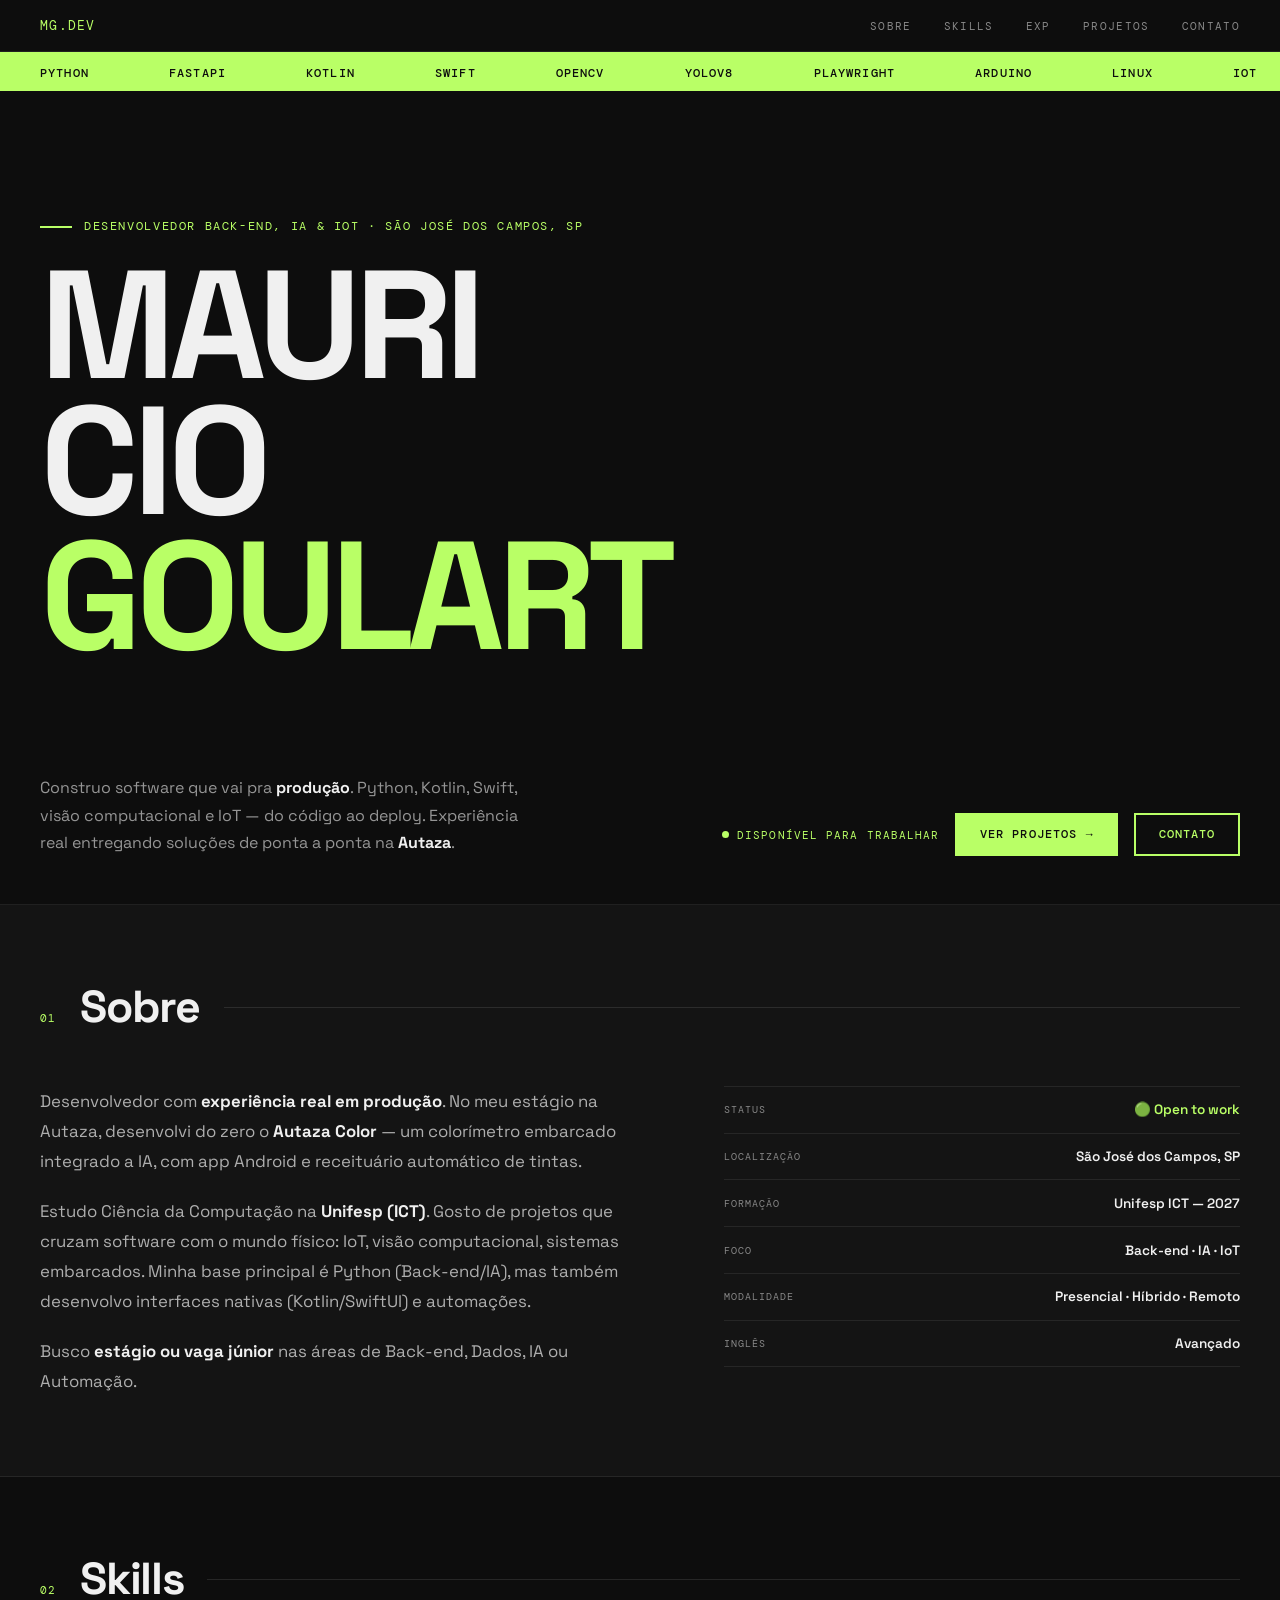
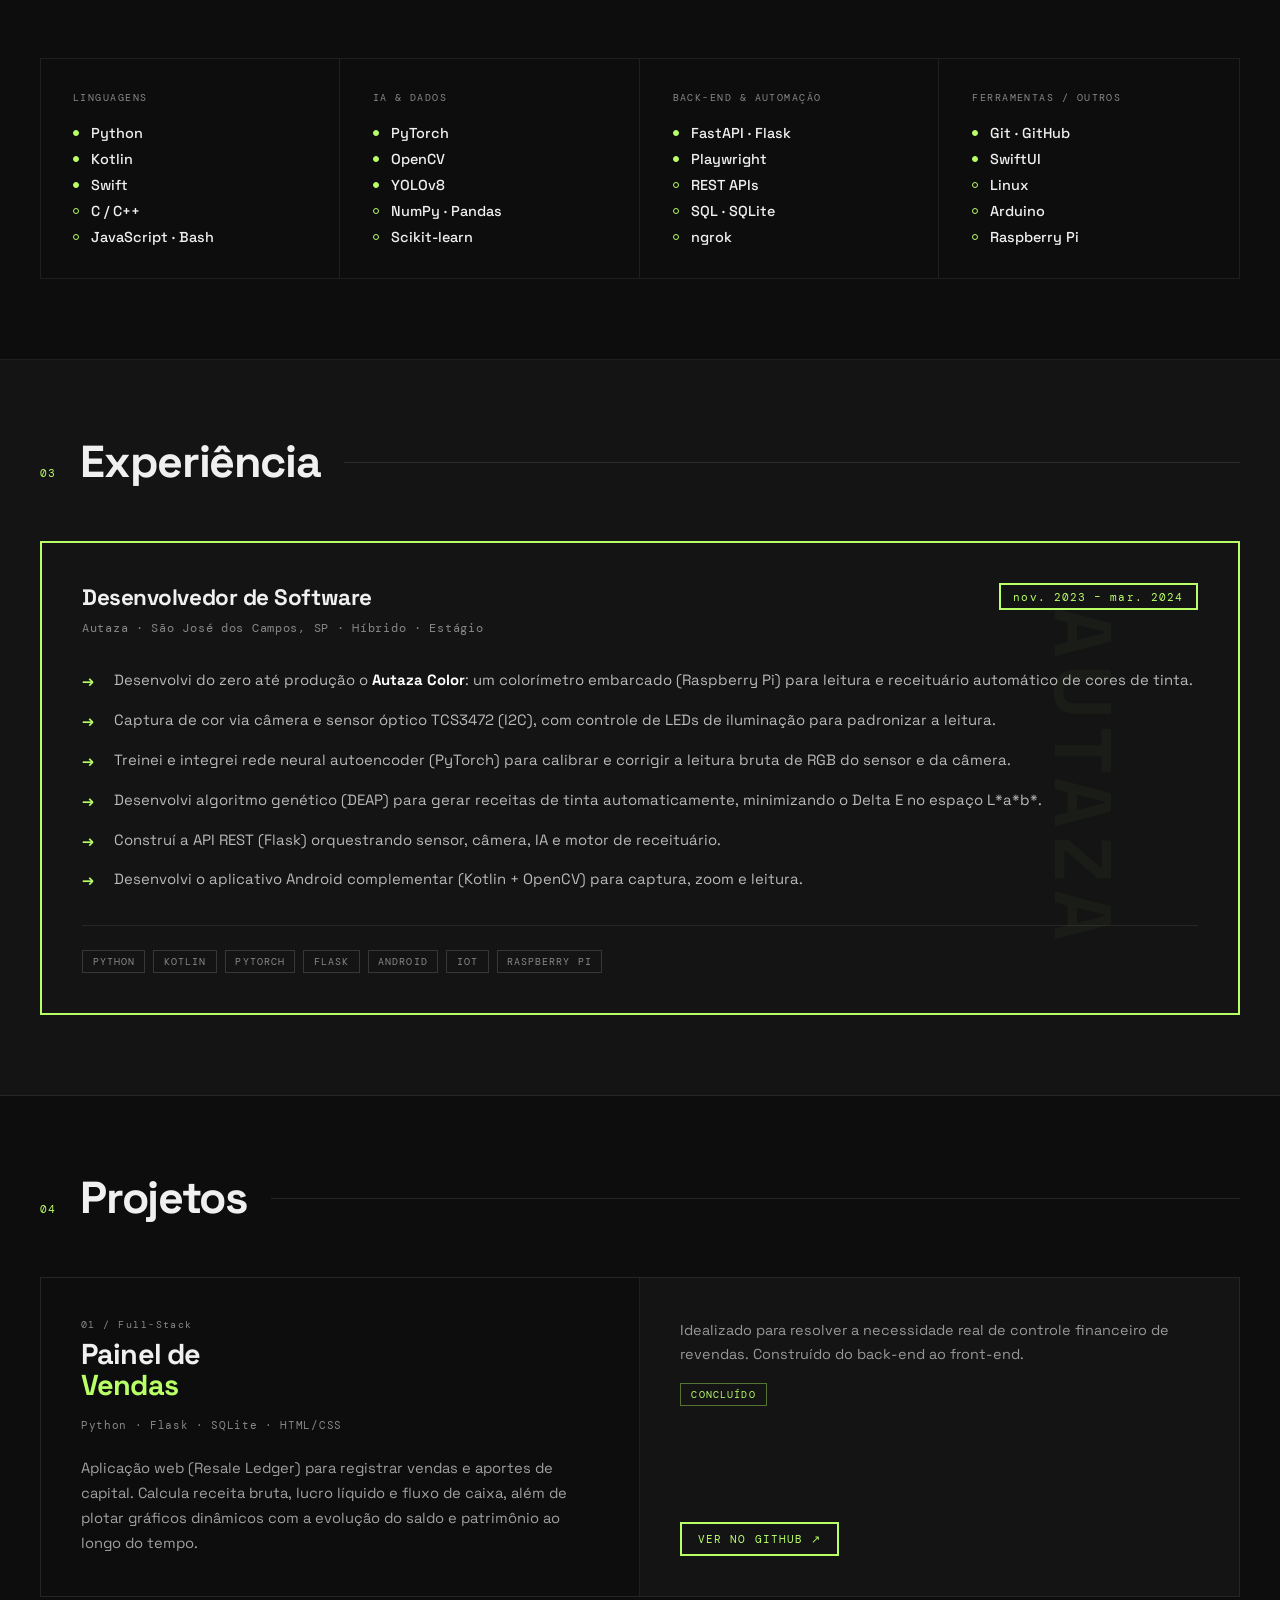
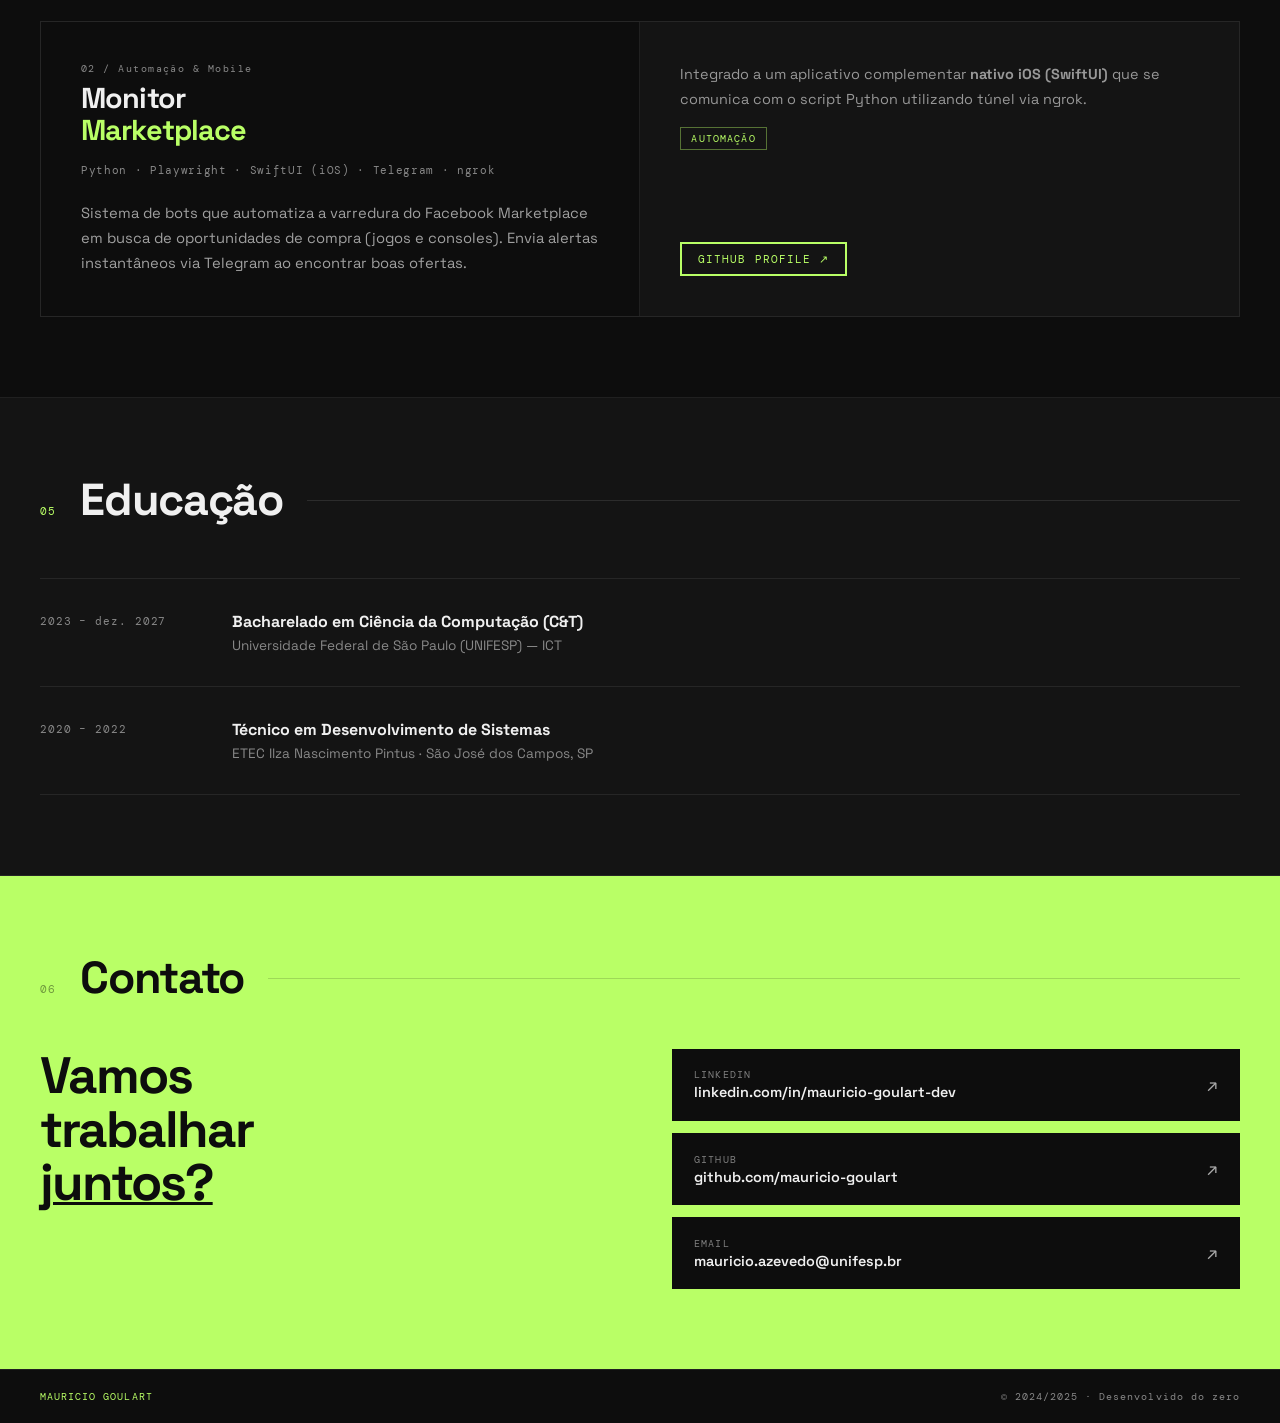
<file: index.html>
<!DOCTYPE html>
<html lang="pt-BR">
<head>
  <meta charset="UTF-8"/>
  <meta name="viewport" content="width=device-width, initial-scale=1.0"/>
  <title>Mauricio Goulart — Dev</title>
  
  <!-- Fontes -->
  <link href="https://fonts.googleapis.com/css2?family=Space+Grotesk:wght@400;500;700;800&family=DM+Mono:wght@400;500&display=swap" rel="stylesheet"/>
  
  <!-- Estilos Externos -->
  <link rel="stylesheet" href="assets/css/style.css"/>
</head>
<body>

  <!-- NAV -->
  <nav>
    <span class="nav-logo">MG.DEV</span>
    <div class="nav-links">
      <a href="#about">Sobre</a>
      <a href="#skills">Skills</a>
      <a href="#experience">Exp</a>
      <a href="#projects">Projetos</a>
      <a href="#contact">Contato</a>
    </div>
  </nav>

  <!-- TICKER -->
  <div class="ticker" aria-hidden="true">
    <div class="ticker-inner">
      <span>PYTHON</span><span>FASTAPI</span><span>KOTLIN</span><span>SWIFT</span><span>OPENCV</span><span>YOLOV8</span><span>PLAYWRIGHT</span><span>ARDUINO</span><span>LINUX</span><span>IOT</span><span>BACK-END</span><span>IA</span><span>EMBARCADO</span><span>ANDROID</span><span>IOS</span>
      <span>PYTHON</span><span>FASTAPI</span><span>KOTLIN</span><span>SWIFT</span><span>OPENCV</span><span>YOLOV8</span><span>PLAYWRIGHT</span><span>ARDUINO</span><span>LINUX</span><span>IOT</span><span>BACK-END</span><span>IA</span><span>EMBARCADO</span><span>ANDROID</span><span>IOS</span>
    </div>
  </div>

  <!-- HERO -->
  <section id="hero">
    <div class="hero-main">
      <div class="hero-tag">Desenvolvedor Back-End, IA & IoT · São José dos Campos, SP</div>
      <h1 class="hero-name">
        MAURI<br>CIO<br><span class="accent">GOULART</span>
      </h1>
    </div>
    <div class="hero-bottom">
      <p class="hero-desc">Construo software que vai pra <strong>produção</strong>. Python, Kotlin, Swift, visão computacional e IoT — do código ao deploy. Experiência real entregando soluções de ponta a ponta na <strong>Autaza</strong>.</p>
      <div class="hero-ctas">
        <div class="status-badge"><span class="status-dot"></span>Disponível para trabalhar</div>
        <a href="#projects" class="btn btn-fill">Ver projetos →</a>
        <a href="#contact" class="btn btn-outline">Contato</a>
      </div>
    </div>
  </section>

  <!-- ABOUT -->
  <section id="about" class="section">
    <div class="sec-head">
      <span class="sec-num">01</span>
      <h2 class="sec-title">Sobre</h2>
      <div class="sec-line"></div>
    </div>
    <div class="about-grid" data-reveal>
      <div class="about-text">
        <p>Desenvolvedor com <strong>experiência real em produção</strong>. No meu estágio na Autaza, desenvolvi do zero o <strong>Autaza Color</strong> — um colorímetro embarcado integrado a IA, com app Android e receituário automático de tintas.</p>
        <p>Estudo Ciência da Computação na <strong>Unifesp (ICT)</strong>. Gosto de projetos que cruzam software com o mundo físico: IoT, visão computacional, sistemas embarcados. Minha base principal é Python (Back-end/IA), mas também desenvolvo interfaces nativas (Kotlin/SwiftUI) e automações.</p>
        <p>Busco <strong>estágio ou vaga júnior</strong> nas áreas de Back-end, Dados, IA ou Automação.</p>
      </div>
      <div class="about-facts">
        <div class="fact"><span class="fact-k">Status</span><span class="fact-v lime">🟢 Open to work</span></div>
        <div class="fact"><span class="fact-k">Localização</span><span class="fact-v">São José dos Campos, SP</span></div>
        <div class="fact"><span class="fact-k">Formação</span><span class="fact-v">Unifesp ICT — 2027</span></div>
        <div class="fact"><span class="fact-k">Foco</span><span class="fact-v">Back-end · IA · IoT</span></div>
        <div class="fact"><span class="fact-k">Modalidade</span><span class="fact-v">Presencial · Híbrido · Remoto</span></div>
        <div class="fact"><span class="fact-k">Inglês</span><span class="fact-v">Avançado</span></div>
      </div>
    </div>
  </section>

  <!-- SKILLS -->
  <section id="skills" class="section">
    <div class="sec-head">
      <span class="sec-num">02</span>
      <h2 class="sec-title">Skills</h2>
      <div class="sec-line"></div>
    </div>
    <div class="skills-wrapper" data-reveal>
      <div class="skill-group">
        <div class="skill-group-name">Linguagens</div>
        <div class="skill-list">
          <div class="skill-item main">Python</div>
          <div class="skill-item main">Kotlin</div>
          <div class="skill-item main">Swift</div>
          <div class="skill-item">C / C++</div>
          <div class="skill-item">JavaScript · Bash</div>
        </div>
      </div>
      <div class="skill-group">
        <div class="skill-group-name">IA & Dados</div>
        <div class="skill-list">
          <div class="skill-item main">PyTorch</div>
          <div class="skill-item main">OpenCV</div>
          <div class="skill-item main">YOLOv8</div>
          <div class="skill-item">NumPy · Pandas</div>
          <div class="skill-item">Scikit-learn</div>
        </div>
      </div>
      <div class="skill-group">
        <div class="skill-group-name">Back-end & Automação</div>
        <div class="skill-list">
          <div class="skill-item main">FastAPI · Flask</div>
          <div class="skill-item main">Playwright</div>
          <div class="skill-item">REST APIs</div>
          <div class="skill-item">SQL · SQLite</div>
          <div class="skill-item">ngrok</div>
        </div>
      </div>
      <div class="skill-group">
        <div class="skill-group-name">Ferramentas / Outros</div>
        <div class="skill-list">
          <div class="skill-item main">Git · GitHub</div>
          <div class="skill-item main">SwiftUI</div>
          <div class="skill-item">Linux</div>
          <div class="skill-item">Arduino</div>
          <div class="skill-item">Raspberry Pi</div>
        </div>
      </div>
    </div>
  </section>

  <!-- EXPERIENCE -->
  <section id="experience" class="section">
    <div class="sec-head">
      <span class="sec-num">03</span>
      <h2 class="sec-title">Experiência</h2>
      <div class="sec-line"></div>
    </div>
    <div class="exp-block" data-reveal>
      <div class="exp-top">
        <div class="exp-role">Desenvolvedor de Software</div>
        <div class="exp-period">nov. 2023 – mar. 2024</div>
      </div>
      <div class="exp-company">Autaza · São José dos Campos, SP · Híbrido · Estágio</div>
      <div class="exp-items">
        <div class="exp-item"><span class="exp-item-arrow">→</span><span>Desenvolvi do zero até produção o <strong style="color:#fff">Autaza Color</strong>: um colorímetro embarcado (Raspberry Pi) para leitura e receituário automático de cores de tinta.</span></div>
        <div class="exp-item"><span class="exp-item-arrow">→</span><span>Captura de cor via câmera e sensor óptico TCS3472 (I2C), com controle de LEDs de iluminação para padronizar a leitura.</span></div>
        <div class="exp-item"><span class="exp-item-arrow">→</span><span>Treinei e integrei rede neural autoencoder (PyTorch) para calibrar e corrigir a leitura bruta de RGB do sensor e da câmera.</span></div>
        <div class="exp-item"><span class="exp-item-arrow">→</span><span>Desenvolvi algoritmo genético (DEAP) para gerar receitas de tinta automaticamente, minimizando o Delta E no espaço L*a*b*.</span></div>
        <div class="exp-item"><span class="exp-item-arrow">→</span><span>Construí a API REST (Flask) orquestrando sensor, câmera, IA e motor de receituário.</span></div>
        <div class="exp-item"><span class="exp-item-arrow">→</span><span>Desenvolvi o aplicativo Android complementar (Kotlin + OpenCV) para captura, zoom e leitura.</span></div>
      </div>
      <div class="exp-tags">
        <span class="tag">Python</span>
        <span class="tag">Kotlin</span>
        <span class="tag">PyTorch</span>
        <span class="tag">Flask</span>
        <span class="tag">Android</span>
        <span class="tag">IoT</span>
        <span class="tag">Raspberry Pi</span>
      </div>
    </div>
  </section>

  <!-- PROJECTS -->
  <section id="projects" class="section">
    <div class="sec-head">
      <span class="sec-num">04</span>
      <h2 class="sec-title">Projetos</h2>
      <div class="sec-line"></div>
    </div>
    <div class="proj-list" data-reveal>

      <!-- PROJETO 1: Resale Ledger -->
      <div class="proj-card">
        <div class="proj-left">
          <div class="proj-num">01 / Full-Stack</div>
          <div class="proj-name">Painel de <br><span class="lime">Vendas</span></div>
          <div class="proj-stack">Python · Flask · SQLite · HTML/CSS</div>
          <p class="proj-desc">Aplicação web (Resale Ledger) para registrar vendas e aportes de capital. Calcula receita bruta, lucro líquido e fluxo de caixa, além de plotar gráficos dinâmicos com a evolução do saldo e patrimônio ao longo do tempo.</p>
        </div>
        <div class="proj-right">
          <div>
            <p style="font-size:.9rem;line-height:1.7;color:rgba(240,240,240,.6);">Idealizado para resolver a necessidade real de controle financeiro de revendas. Construído do back-end ao front-end.</p>
            <div class="proj-badge">Concluído</div>
          </div>
          <div class="proj-links">
            <a href="https://github.com/mauricio-goulart/resale-ledger" target="_blank" class="proj-link">Ver no GitHub ↗</a>
          </div>
        </div>
      </div>

      <!-- PROJETO 2: Monitor Marketplace + iOS -->
      <div class="proj-card">
        <div class="proj-left">
          <div class="proj-num">02 / Automação & Mobile</div>
          <div class="proj-name">Monitor<br><span class="lime">Marketplace</span></div>
          <div class="proj-stack">Python · Playwright · SwiftUI (iOS) · Telegram · ngrok</div>
          <p class="proj-desc">Sistema de bots que automatiza a varredura do Facebook Marketplace em busca de oportunidades de compra (jogos e consoles). Envia alertas instantâneos via Telegram ao encontrar boas ofertas.</p>
        </div>
        <div class="proj-right">
          <div>
            <p style="font-size:.9rem;line-height:1.7;color:rgba(240,240,240,.6);">Integrado a um aplicativo complementar <strong>nativo iOS (SwiftUI)</strong> que se comunica com o script Python utilizando túnel via ngrok.</p>
            <div class="proj-badge">Automação</div>
          </div>
          <div class="proj-links">
            <a href="https://github.com/mauricio-goulart" target="_blank" class="proj-link">GitHub Profile ↗</a>
          </div>
        </div>
      </div>

    </div>
  </section>

  <!-- EDUCATION -->
  <section id="education" class="section">
    <div class="sec-head">
      <span class="sec-num">05</span>
      <h2 class="sec-title">Educação</h2>
      <div class="sec-line"></div>
    </div>
    <div class="edu-list" data-reveal>
      <div class="edu-item">
        <div class="edu-year">2023 – dez. 2027</div>
        <div>
          <div class="edu-degree">Bacharelado em Ciência da Computação (C&T)</div>
          <div class="edu-school">Universidade Federal de São Paulo (UNIFESP) — ICT</div>
        </div>
      </div>
      <div class="edu-item">
        <div class="edu-year">2020 – 2022</div>
        <div>
          <div class="edu-degree">Técnico em Desenvolvimento de Sistemas</div>
          <div class="edu-school">ETEC Ilza Nascimento Pintus · São José dos Campos, SP</div>
        </div>
      </div>
    </div>
  </section>

  <!-- CONTACT -->
  <section id="contact">
    <div class="sec-head" style="margin-bottom:3rem;">
      <span class="sec-num">06</span>
      <h2 class="sec-title">Contato</h2>
      <div class="sec-line"></div>
    </div>
    <div class="contact-grid" data-reveal>
      <div class="contact-cta">Vamos<br>trabalhar<br><span>juntos?</span></div>
      <div class="contact-links">
        <a href="https://linkedin.com/in/mauricio-goulart-dev" target="_blank" class="c-link">
          <div class="c-link-left">
            <span class="c-link-label">LinkedIn</span>
            <span class="c-link-val">linkedin.com/in/mauricio-goulart-dev</span>
          </div>
          <span class="c-link-arrow">↗</span>
        </a>
        <a href="https://github.com/mauricio-goulart" target="_blank" class="c-link">
          <div class="c-link-left">
            <span class="c-link-label">GitHub</span>
            <span class="c-link-val">github.com/mauricio-goulart</span>
          </div>
          <span class="c-link-arrow">↗</span>
        </a>
        <a href="mailto:mauricio.azevedo@unifesp.br" class="c-link">
          <div class="c-link-left">
            <span class="c-link-label">Email</span>
            <span class="c-link-val">mauricio.azevedo@unifesp.br</span>
          </div>
          <span class="c-link-arrow">↗</span>
        </a>
      </div>
    </div>
  </section>

  <!-- FOOTER -->
  <footer>
    <span class="lime">MAURICIO GOULART</span>
    <span>© 2024/2025 · Desenvolvido do zero</span>
  </footer>

  <!-- Scripts Externos -->
  <script src="assets/js/main.js"></script>
</body>
</html>
</file>
<file: assets/css/style.css>
:root {
  --lime: #B9FF66;
  --black: #0D0D0D;
  --surface: #141414;
  --card: #1C1C1C;
  --white: #F0F0F0;
  --mid: #888;
  --border-lime: 2px solid #B9FF66;
  --border-white: 2px solid rgba(255,255,255,0.12);
  --shadow: 5px 5px 0 #B9FF66;
  --f: 'Space Grotesk', sans-serif;
  --fm: 'DM Mono', monospace;
}

*, *::before, *::after {
  box-sizing: border-box;
  margin: 0;
  padding: 0;
}

html { scroll-behavior: smooth; }
body {
  font-family: var(--f);
  background: var(--black);
  color: var(--white);
  overflow-x: hidden;
}
a { color: inherit; text-decoration: none; }

/* ── SCROLLBAR ─────────── */
::-webkit-scrollbar { width: 6px; }
::-webkit-scrollbar-track { background: #000; }
::-webkit-scrollbar-thumb { background: var(--lime); border-radius: 0; }

/* ── NAV ─────────────────────────────────────────────────────────────── */
nav {
  position: sticky; top: 0; z-index: 99;
  display: flex; align-items: center; justify-content: space-between;
  padding: 0 2.5rem; height: 52px;
  background: var(--black);
  border-bottom: 1px solid rgba(255,255,255,0.08);
}
.nav-logo { font-family: var(--fm); font-size: .8rem; color: var(--lime); letter-spacing: .1em; }
.nav-links { display: flex; gap: 2rem; }
.nav-links a {
  font-family: var(--fm); font-size: .7rem; letter-spacing: .12em;
  text-transform: uppercase; color: var(--mid);
  transition: color .15s;
}
.nav-links a:hover { color: var(--lime); }

/* ── TICKER ───────────────────────────────────────────────────────────── */
.ticker {
  background: var(--lime); color: var(--black);
  overflow: hidden; white-space: nowrap;
  border-bottom: 2px solid var(--black);
  padding: 9px 0;
}
.ticker-inner {
  display: inline-block;
  animation: tick 30s linear infinite;
  font-family: var(--fm); font-size: .72rem; font-weight: 500; letter-spacing: .1em;
}
.ticker-inner span { margin: 0 2.5rem; }
@keyframes tick { from { transform: translateX(0); } to { transform: translateX(-50%); } }

/* ── HERO ─────────────────────────────────────────────────────────────── */
#hero {
  min-height: calc(100vh - 52px - 36px);
  display: grid; grid-template-rows: 1fr auto;
  padding: 4rem 2.5rem 3rem;
  position: relative;
  border-bottom: 1px solid rgba(255,255,255,0.08);
}
.hero-main { display: flex; flex-direction: column; justify-content: center; }
.hero-tag {
  font-family: var(--fm); font-size: .72rem; color: var(--lime);
  letter-spacing: .14em; text-transform: uppercase; margin-bottom: 1.5rem;
  display: flex; align-items: center; gap: .75rem;
}
.hero-tag::before { content: ''; width: 32px; height: 2px; background: var(--lime); }
.hero-name {
  font-size: clamp(5rem, 12vw, 11rem);
  font-weight: 800; line-height: .88; letter-spacing: -.04em;
  color: var(--white);
}
.hero-name .accent { color: var(--lime); }
.hero-bottom {
  display: flex; justify-content: space-between; align-items: flex-end;
  flex-wrap: wrap; gap: 1.5rem; margin-top: 3rem;
}
.hero-desc {
  max-width: 480px; font-size: 1rem; line-height: 1.7;
  color: rgba(240,240,240,.6); font-weight: 400;
}
.hero-desc strong { color: var(--white); }
.hero-ctas { display: flex; gap: 1rem; flex-wrap: wrap; align-items: center; }
.btn {
  display: inline-flex; align-items: center; gap: .5rem;
  font-family: var(--fm); font-size: .72rem; font-weight: 500;
  letter-spacing: .1em; text-transform: uppercase;
  padding: .75rem 1.4rem;
  border: var(--border-lime);
  transition: background .12s, color .12s, transform .1s, box-shadow .1s;
  cursor: pointer;
}
.btn-fill { background: var(--lime); color: var(--black); }
.btn-fill:hover { background: transparent; color: var(--lime); }
.btn-outline { background: transparent; color: var(--lime); }
.btn-outline:hover { background: var(--lime); color: var(--black); }
.btn:active { transform: translate(2px,2px); }

/* ── STATUS BADGE ─────────────────────────────────────────────────────── */
.status-badge {
  display: inline-flex; align-items: center; gap: .5rem;
  font-family: var(--fm); font-size: .68rem; letter-spacing: .1em; text-transform: uppercase;
  color: var(--lime);
}
.status-dot {
  width: 7px; height: 7px; border-radius: 50%;
  background: var(--lime);
  animation: pulse 2s ease-in-out infinite;
}
@keyframes pulse { 0%, 100% { opacity: 1; } 50% { opacity: .3; } }

/* ── SECTION ──────────────────────────────────────────────────────────── */
.section { padding: 5rem 2.5rem; border-bottom: 1px solid rgba(255,255,255,0.08); }
.sec-head {
  display: flex; align-items: baseline; gap: 1.5rem;
  margin-bottom: 3.5rem;
}
.sec-num {
  font-family: var(--fm); font-size: .7rem; color: var(--lime);
  letter-spacing: .1em; flex-shrink: 0;
}
.sec-title {
  font-size: clamp(1.8rem, 4vw, 2.8rem); font-weight: 800;
  letter-spacing: -.03em; line-height: 1;
}
.sec-line {
  flex: 1; height: 1px; background: rgba(255,255,255,0.1);
  align-self: center;
}

/* ── ABOUT ────────────────────────────────────────────────────────────── */
#about { background: var(--surface); }
.about-grid { display: grid; grid-template-columns: 1.2fr 1fr; gap: 4rem; align-items: start; }
.about-text { font-size: 1.05rem; line-height: 1.8; color: rgba(240,240,240,.7); }
.about-text strong { color: var(--white); }
.about-text p+p { margin-top: 1.2rem; }
.about-facts { display: flex; flex-direction: column; gap: 0; }
.fact {
  display: flex; justify-content: space-between; align-items: center;
  padding: .9rem 0; border-bottom: 1px solid rgba(255,255,255,0.08);
  font-size: .85rem;
}
.fact:first-child { border-top: 1px solid rgba(255,255,255,0.08); }
.fact-k { font-family: var(--fm); font-size: .65rem; letter-spacing: .1em; text-transform: uppercase; color: var(--mid); }
.fact-v { font-weight: 600; color: var(--white); }
.fact-v.lime { color: var(--lime); }

/* ── SKILLS ───────────────────────────────────────────────────────────── */
#skills { background: var(--black); }
.skills-wrapper { display: grid; grid-template-columns: repeat(auto-fit, minmax(260px, 1fr)); gap: 1px; border: 1px solid rgba(255,255,255,0.08); }
.skill-group {
  padding: 2rem;
  border-right: 1px solid rgba(255,255,255,0.08);
  transition: background .15s;
}
.skill-group:hover { background: var(--surface); }
.skill-group:last-child { border-right: none; }
.skill-group-name {
  font-family: var(--fm); font-size: .65rem; letter-spacing: .14em;
  text-transform: uppercase; color: var(--mid); margin-bottom: 1.25rem;
}
.skill-list { display: flex; flex-direction: column; gap: .5rem; }
.skill-item {
  display: flex; align-items: center; gap: .75rem;
  font-size: .9rem; font-weight: 500; color: var(--white);
}
.skill-item::before {
  content: ''; width: 6px; height: 6px;
  border: 1.5px solid var(--lime); border-radius: 50%;
  flex-shrink: 0;
}
.skill-item.main::before { background: var(--lime); }

/* ── EXPERIENCE ───────────────────────────────────────────────────────── */
#experience { background: var(--surface); }
.exp-block {
  border: var(--border-lime);
  padding: 2.5rem;
  position: relative;
  overflow: hidden;
}
.exp-block::before {
  content: 'AUTAZA';
  position: absolute; right: -1rem; top: 50%;
  transform: translateY(-50%) rotate(90deg);
  font-size: 5rem; font-weight: 800;
  color: rgba(185,255,102,.04);
  letter-spacing: .1em;
  pointer-events: none; user-select: none;
}
.exp-top { display: flex; justify-content: space-between; align-items: flex-start; flex-wrap: wrap; gap: 1rem; margin-bottom: .5rem; }
.exp-role { font-size: 1.4rem; font-weight: 800; letter-spacing: -.02em; }
.exp-period {
  font-family: var(--fm); font-size: .68rem; letter-spacing: .1em;
  color: var(--lime); border: var(--border-lime); padding: .3rem .8rem;
  white-space: nowrap; align-self: flex-start;
}
.exp-company {
  font-family: var(--fm); font-size: .75rem; color: var(--mid);
  letter-spacing: .06em; margin-bottom: 2rem;
}
.exp-items { display: flex; flex-direction: column; gap: .9rem; }
.exp-item {
  display: grid; grid-template-columns: 20px 1fr; gap: .75rem;
  font-size: .93rem; line-height: 1.65; color: rgba(240,240,240,.75);
}
.exp-item-arrow { color: var(--lime); font-weight: 700; margin-top: 1px; }
.exp-tags { display: flex; flex-wrap: wrap; gap: .5rem; margin-top: 2rem; padding-top: 1.5rem; border-top: 1px solid rgba(255,255,255,0.08); }
.tag {
  font-family: var(--fm); font-size: .65rem; letter-spacing: .1em; text-transform: uppercase;
  padding: .25rem .6rem; border: 1px solid rgba(255,255,255,0.15); color: var(--mid);
}

/* ── PROJECTS ─────────────────────────────────────────────────────────── */
#projects { background: var(--black); }
.proj-list { display: flex; flex-direction: column; gap: 1.5rem; }
.proj-card {
  display: grid; grid-template-columns: 1fr 1fr;
  border: 1px solid rgba(255,255,255,0.1);
  transition: border-color .2s, box-shadow .2s, transform .15s;
}
.proj-card:hover {
  border-color: var(--lime);
  box-shadow: var(--shadow);
  transform: translate(-2px,-2px);
}
.proj-left { padding: 2.5rem; border-right: 1px solid rgba(255,255,255,0.08); }
.proj-right { padding: 2.5rem; background: var(--surface); display: flex; flex-direction: column; justify-content: space-between; }
.proj-num { font-family: var(--fm); font-size: .65rem; letter-spacing: .14em; color: var(--mid); margin-bottom: .5rem; }
.proj-name { font-size: 1.8rem; font-weight: 800; letter-spacing: -.03em; margin-bottom: 1rem; line-height: 1.1; }
.proj-name .lime { color: var(--lime); }
.proj-stack { font-family: var(--fm); font-size: .7rem; color: var(--mid); letter-spacing: .06em; margin-bottom: 1.5rem; }
.proj-desc { font-size: .92rem; line-height: 1.7; color: rgba(240,240,240,.65); }
.proj-links { display: flex; gap: .75rem; flex-wrap: wrap; margin-top: auto; }
.proj-link {
  font-family: var(--fm); font-size: .68rem; letter-spacing: .1em; text-transform: uppercase;
  padding: .5rem 1rem; border: var(--border-lime); color: var(--lime);
  transition: background .12s, color .12s;
  display: inline-flex; align-items: center; gap: .4rem;
}
.proj-link:hover { background: var(--lime); color: var(--black); }
.proj-badge {
  font-family: var(--fm); font-size: .6rem; letter-spacing: .12em; text-transform: uppercase;
  padding: .25rem .65rem; border: 1px solid rgba(185,255,102,.4); color: var(--lime);
  display: inline-block; margin-top: 1rem;
}

/* ── EDUCATION ────────────────────────────────────────────────────────── */
#education { background: var(--surface); }
.edu-list { display: flex; flex-direction: column; gap: 0; }
.edu-item {
  display: grid; grid-template-columns: 160px 1fr;
  padding: 2rem 0; border-bottom: 1px solid rgba(255,255,255,0.08);
  gap: 2rem;
}
.edu-item:first-child { border-top: 1px solid rgba(255,255,255,0.08); }
.edu-year {
  font-family: var(--fm); font-size: .7rem; color: var(--mid);
  letter-spacing: .08em; padding-top: 3px;
}
.edu-degree { font-size: 1rem; font-weight: 700; margin-bottom: .3rem; }
.edu-school { font-size: .85rem; color: var(--mid); }

/* ── CONTACT ──────────────────────────────────────────────────────────── */
#contact {
  background: var(--lime); color: var(--black);
  padding: 5rem 2.5rem;
  border-bottom: none;
}
#contact .sec-title { color: var(--black); }
#contact .sec-num { color: rgba(0,0,0,.4); }
#contact .sec-line { background: rgba(0,0,0,.15); }
.contact-grid { display: grid; grid-template-columns: 1fr 1fr; gap: 4rem; align-items: start; }
.contact-cta {
  font-size: clamp(2rem, 4vw, 3.2rem); font-weight: 800;
  letter-spacing: -.04em; line-height: 1.05;
}
.contact-cta span { text-decoration: underline; text-decoration-thickness: 3px; }
.contact-links { display: flex; flex-direction: column; gap: .75rem; }
.c-link {
  display: flex; justify-content: space-between; align-items: center;
  padding: 1.1rem 1.25rem;
  background: var(--black); color: var(--white);
  border: 2px solid var(--black);
  transition: background .12s, color .12s, transform .1s, box-shadow .1s;
}
.c-link:hover {
  background: transparent; color: var(--black);
  transform: translate(-2px,-2px);
  box-shadow: 5px 5px 0 var(--black);
}
.c-link-left { display: flex; flex-direction: column; gap: 2px; }
.c-link-label { font-family: var(--fm); font-size: .6rem; letter-spacing: .12em; text-transform: uppercase; opacity: .5; }
.c-link-val { font-weight: 600; font-size: .9rem; }
.c-link-arrow { font-size: 1.1rem; opacity: .7; }

/* ── FOOTER ───────────────────────────────────────────────────────────── */
footer {
  background: var(--black);
  border-top: 1px solid rgba(255,255,255,0.08);
  padding: 1.25rem 2.5rem;
  display: flex; justify-content: space-between; align-items: center;
  font-family: var(--fm); font-size: .65rem; letter-spacing: .1em; color: var(--mid);
}
footer span.lime { color: var(--lime); }

/* ── REVEAL ───────────────────────────────────────────────────────────── */
[data-reveal] { opacity: 0; transform: translateY(20px); transition: opacity .5s ease, transform .5s ease; }
[data-reveal].on { opacity: 1; transform: none; }

/* ── RESPONSIVE ───────────────────────────────────────────────────────── */
@media(max-width: 800px) {
  .about-grid, .proj-card, .contact-grid { grid-template-columns: 1fr; }
  .proj-left { border-right: none; border-bottom: 1px solid rgba(255,255,255,0.08); }
  .edu-item { grid-template-columns: 1fr; gap: .5rem; }
  .hero-name { font-size: clamp(4rem, 16vw, 7rem); }
  .nav-links { display: none; }
  .section { padding: 3.5rem 1.5rem; }
  nav, footer, #hero { padding-left: 1.5rem; padding-right: 1.5rem; }
  #contact { padding: 3.5rem 1.5rem; }
  .skills-wrapper { grid-template-columns: 1fr; }
  .skill-group { border-right: none; border-bottom: 1px solid rgba(255,255,255,0.08); }
}
</file>
